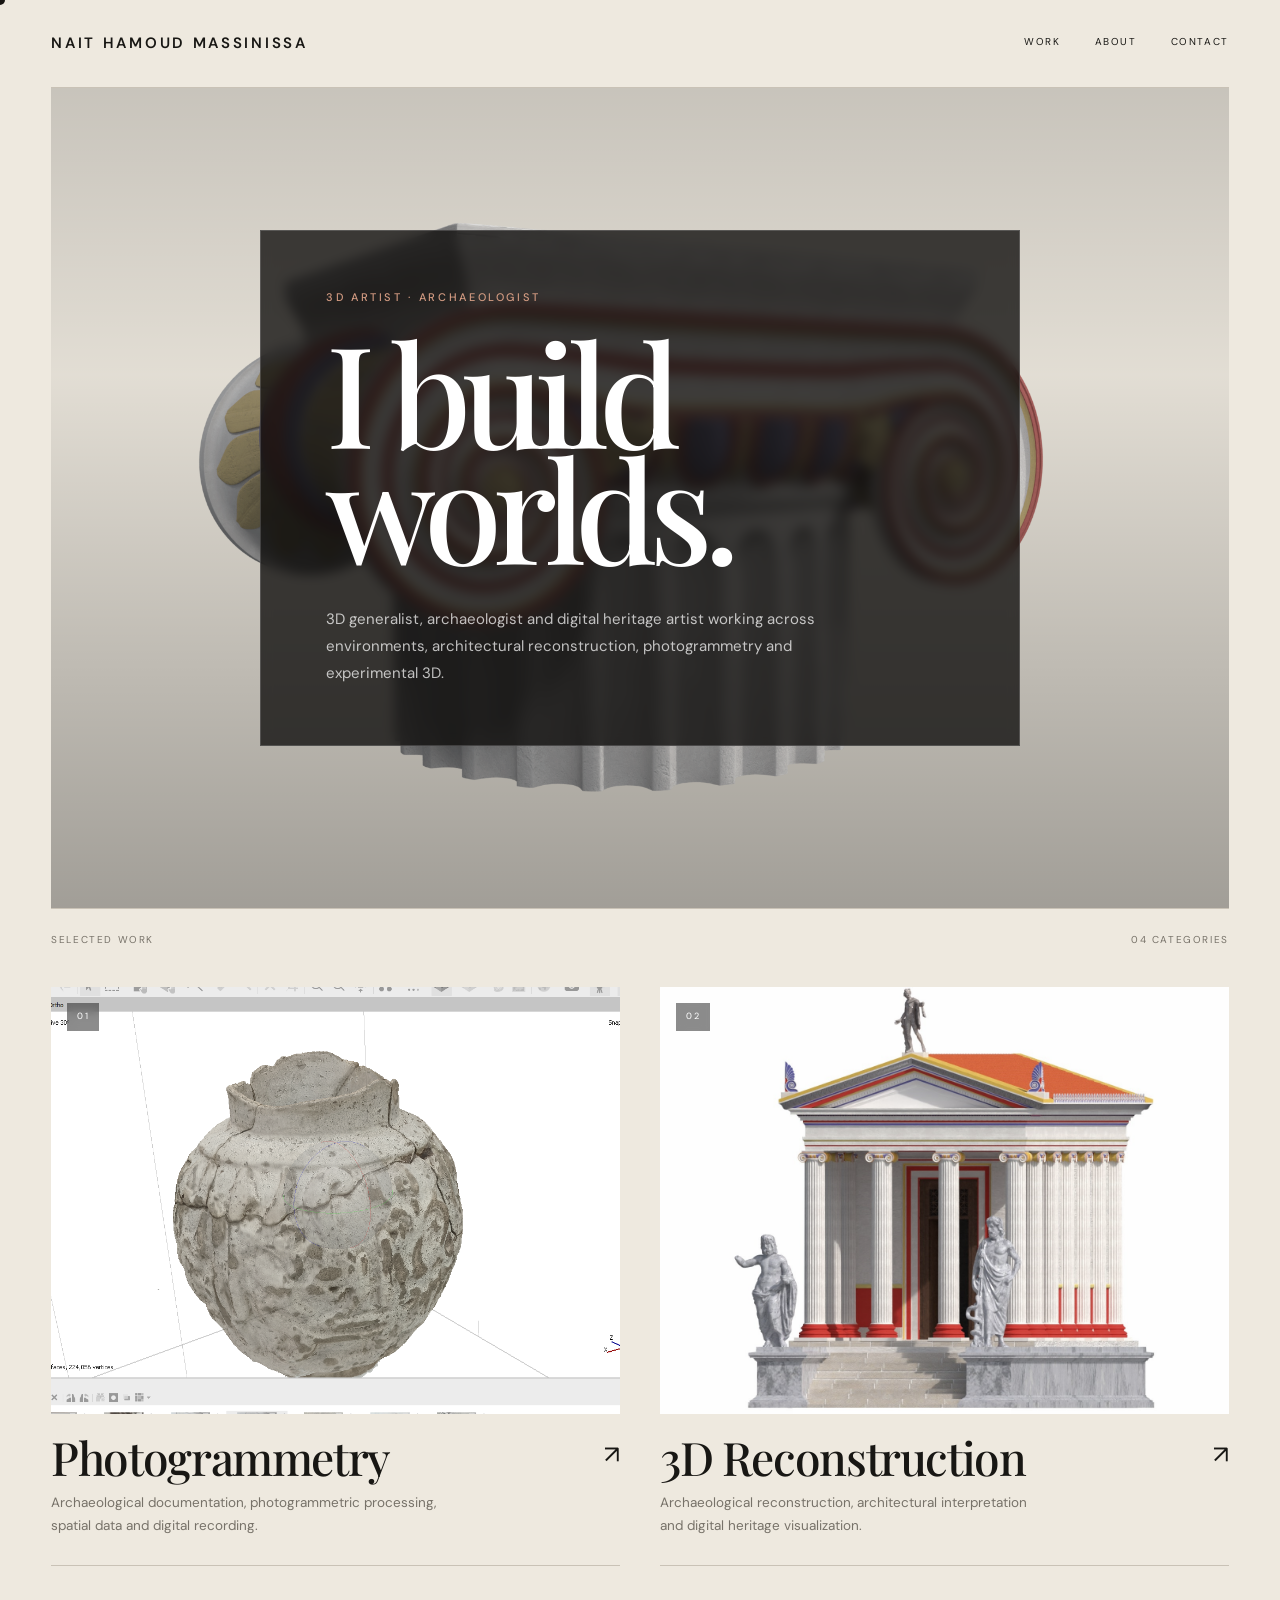
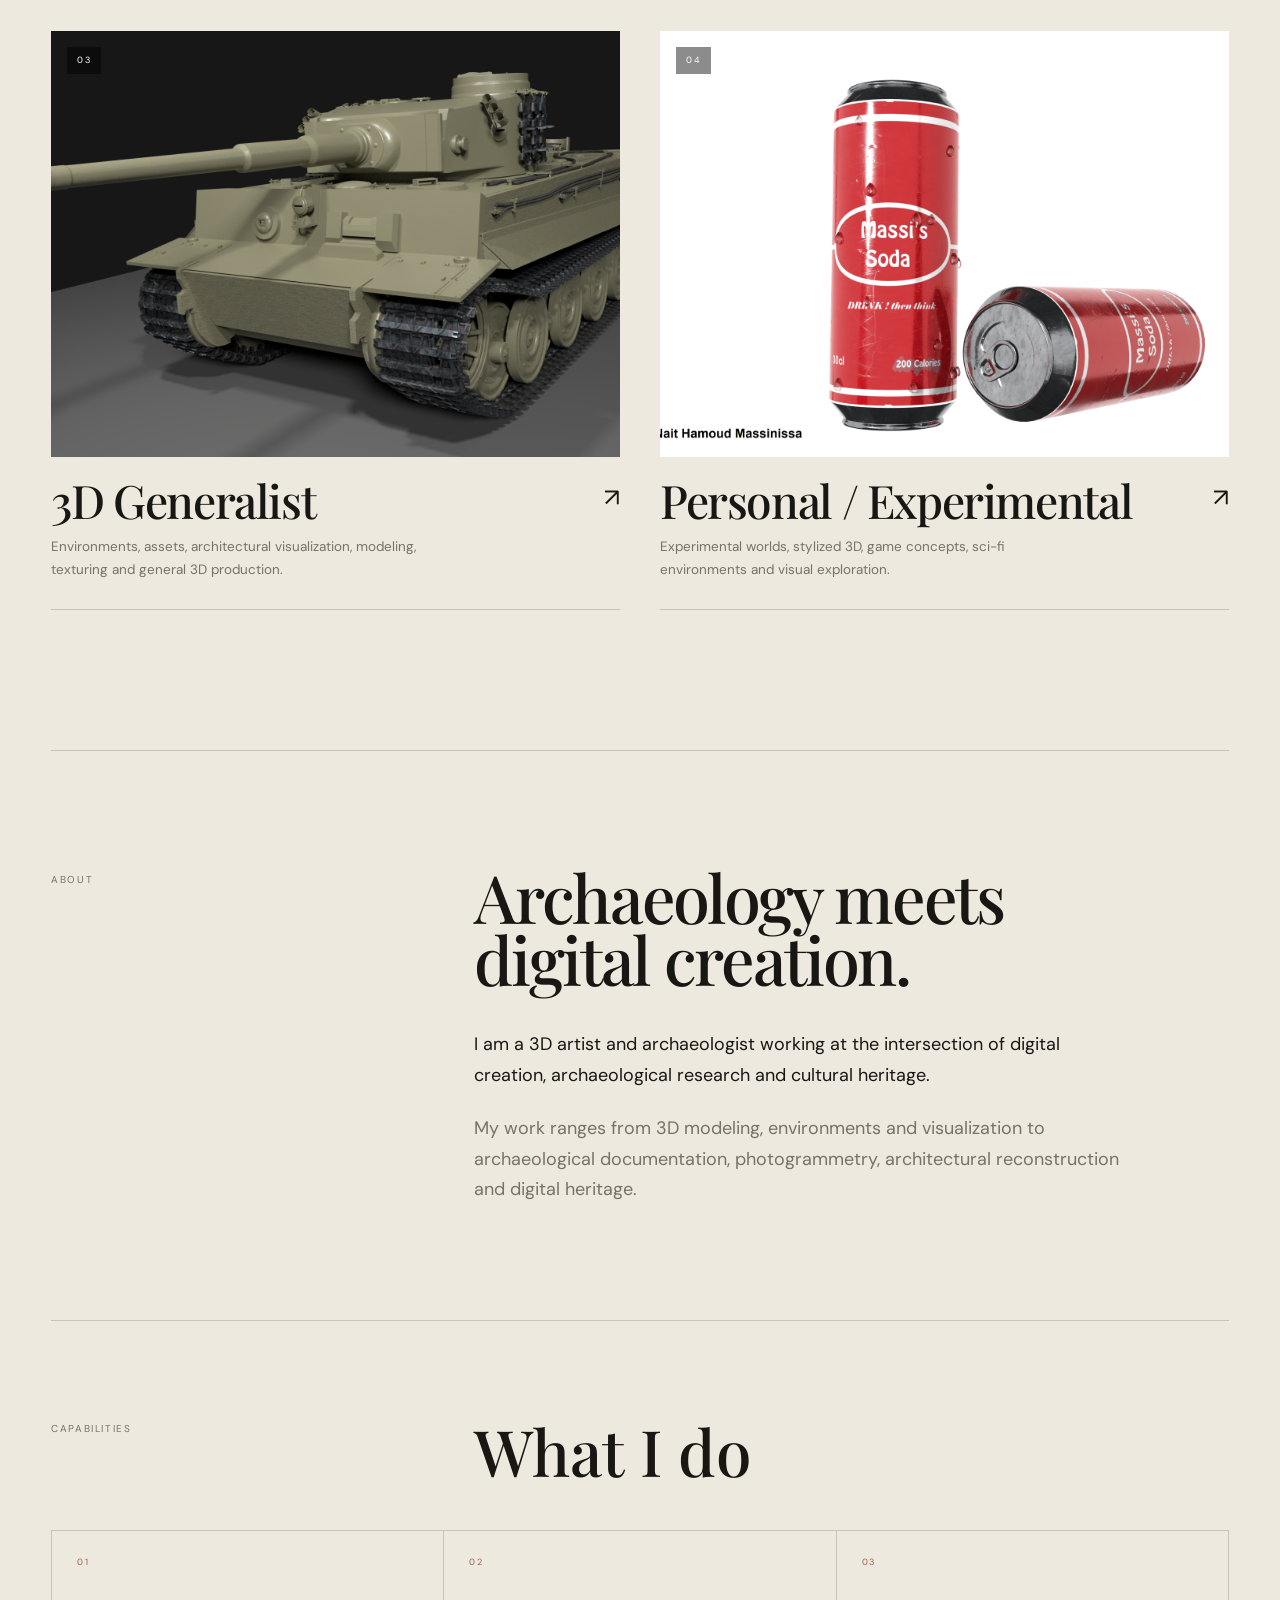
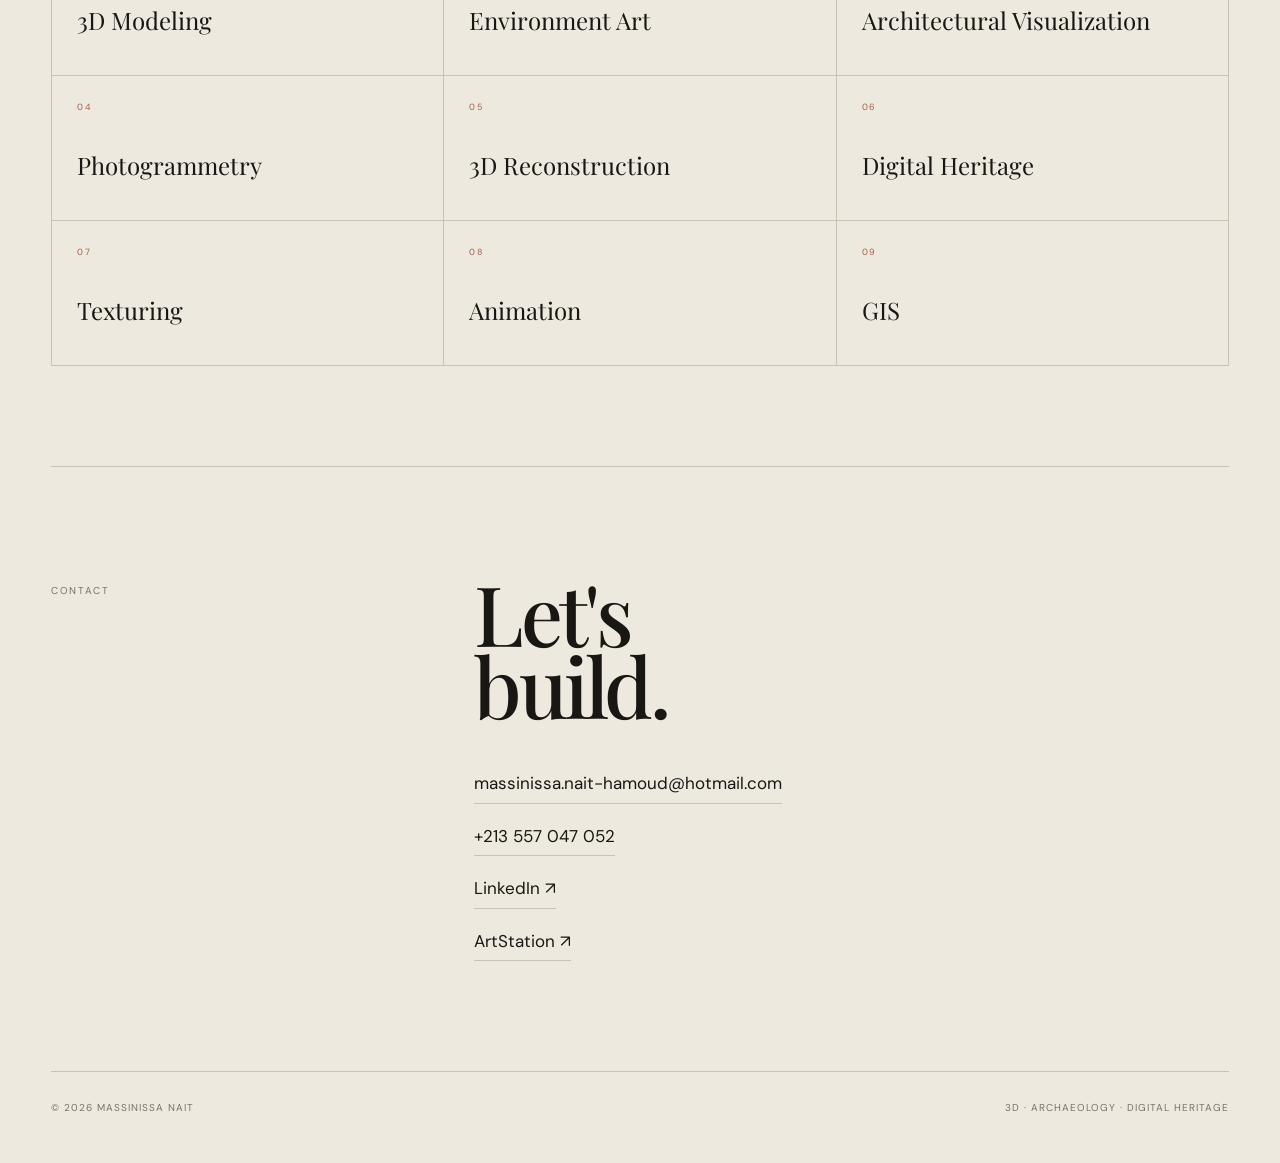
<file: index.html>
<!DOCTYPE html>
<html lang="en">

<head>
    <meta charset="UTF-8">
    <meta name="viewport" content="width=device-width, initial-scale=1.0">

    <title>NAIT HAMOUD Massinissa — 3D Artist & Archaeologist</title>

    <meta
        name="description"
        content="Massinissa Nait — 3D artist, archaeologist and digital heritage specialist working across 3D reconstruction, photogrammetry, environments and experimental 3D."
    >

    <!-- =====================================================
         FONTS
    ====================================================== -->

    <link rel="preconnect" href="https://fonts.googleapis.com">
    <link
        rel="preconnect"
        href="https://fonts.gstatic.com"
        crossorigin
    >

    <link
        href="https://fonts.googleapis.com/css2?family=DM+Sans:wght@400;500;600&family=Playfair+Display:wght@500;600&display=swap"
        rel="stylesheet"
    >


    <!-- =====================================================
         CSS
    ====================================================== -->

    <style>

        /* =================================================
           ROOT
        ================================================= */

        :root {
            --paper: #eee9df;
            --ink: #181714;
            --muted: #777269;
            --line: #c9c2b6;
            --accent: #a16149;
            --dark-panel: rgba(15, 14, 12, 0.78);
        }


        /* =================================================
           RESET
        ================================================= */

        * {
            margin: 0;
            padding: 0;
            box-sizing: border-box;
        }

        html {
            scroll-behavior: smooth;
        }

        body {
            background: var(--paper);
            color: var(--ink);

            font-family:
                "DM Sans",
                Arial,
                sans-serif;

            overflow-x: hidden;

            line-height: 1.5;
        }

        img {
            display: block;
            max-width: 100%;
        }

        a {
            color: inherit;
            text-decoration: none;
        }


        /* =================================================
           CONTAINER
        ================================================= */

        .container {
            width: min(1220px, 92%);
            margin: 0 auto;
        }


        /* =================================================
           PAGE REVEAL
        ================================================= */

        .page-reveal {
            position: fixed;
            inset: 0;

            background: var(--ink);

            z-index: 9999;

            pointer-events: none;

            animation:
                pageReveal
                1s
                cubic-bezier(.77, 0, .18, 1)
                forwards;
        }

        @keyframes pageReveal {

            from {
                transform: translateY(0);
            }

            to {
                transform: translateY(-100%);
            }

        }


        /* =================================================
           HEADER
        ================================================= */

        header {
            height: 88px;

            display: flex;
            align-items: center;
            justify-content: space-between;

            border-bottom:
                1px solid var(--line);
        }

        .logo {
            font-size: 15px;

            font-weight: 600;

            letter-spacing: .18em;

            text-transform: uppercase;
        }

        .navigation {
            display: flex;
            gap: 34px;
        }

        .navigation a {
            position: relative;

            font-size: 10px;

            letter-spacing: .16em;

            text-transform: uppercase;

            padding-bottom: 5px;
        }

        .navigation a::after {
            content: "";

            position: absolute;

            left: 0;
            bottom: 0;

            width: 0;
            height: 1px;

            background:
                var(--accent);

            transition:
                width .3s ease;
        }

        .navigation a:hover::after {
            width: 100%;
        }


        /* =================================================
           HERO
        ================================================= */

        .hero {
            position: relative;

            min-height: 820px;

            padding:
                70px 0 90px;

            display: flex;

            align-items: center;

            justify-content: center;

            overflow: hidden;

            isolation: isolate;
        }


        /* =================================================
           IONIC COLUMN BACKGROUND
        ================================================= */

        .hero::before {
            content: "";

            position: absolute;

            inset: 0;

            z-index: -3;

            background-image:
                url("images/common/io1.png");

            background-repeat:
                no-repeat;

            background-position:
                center center;

            background-size:
                contain;

            opacity: .92;

            filter:
                saturate(.45)
                contrast(.95);

            pointer-events: none;
        }


        /* =================================================
           HERO DARK ATMOSPHERE
        ================================================= */

        .hero::after {
            content: "";

            position: absolute;

            inset: 0;

            z-index: -2;

            background:
                linear-gradient(
                    to bottom,
                    rgba(0,0,0,.16),
                    rgba(0,0,0,.05) 35%,
                    rgba(0,0,0,.32)
                );

            pointer-events: none;
        }


        /* =================================================
           HERO CONTENT PANEL
        ================================================= */

        .hero-content {

            position: relative;

            z-index: 2;

            width:
                min(760px, 82%);

            padding:
                58px 65px;

            background:
                var(--dark-panel);

            border:
                1px solid
                rgba(255,255,255,.16);

            backdrop-filter:
                blur(6px);

            -webkit-backdrop-filter:
                blur(6px);

            color:
                white;
        }


        /* =================================================
           HERO KICKER
        ================================================= */

        .kicker {

            margin-bottom:
                28px;

            color:
                #d39b82;

            font-size:
                11px;

            font-weight:
                500;

            letter-spacing:
                .24em;

            text-transform:
                uppercase;
        }


        /* =================================================
           HERO TITLE
        ================================================= */

        .hero h1 {

            font-family:
                "Playfair Display",
                Georgia,
                serif;

            font-size:
                clamp(
                    82px,
                    11vw,
                    150px
                );

            font-weight:
                500;

            line-height:
                .82;

            letter-spacing:
                -.065em;

            color:
                #ffffff;
        }


        /* =================================================
           HERO DESCRIPTION
        ================================================= */

        .hero-description {

            max-width:
                520px;

            margin-top:
                42px;

            color:
                rgba(
                    255,
                    255,
                    255,
                    .72
                );

            font-size:
                15px;

            line-height:
                1.8;
        }


        /* =================================================
           SECTION HEADER
        ================================================= */

        .section-header {

            border-top:
                1px solid var(--line);

            padding:
                23px 0 40px;

            display:
                flex;

            justify-content:
                space-between;

            align-items:
                center;
        }

        .section-header span {

            font-size:
                10px;

            letter-spacing:
                .16em;

            text-transform:
                uppercase;

            color:
                var(--muted);
        }


        /* =================================================
           WORK
        ================================================= */

        .work {

            padding-bottom:
                140px;
        }


        /* =================================================
           WORK GRID
        ================================================= */

        .work-grid {

            display:
                grid;

            grid-template-columns:
                repeat(2, 1fr);

            gap:
                65px 40px;
        }


        /* =================================================
           WORK CARD
        ================================================= */

        .work-category {

            display:
                block;

            min-width:
                0;
        }


        /* =================================================
           WORK IMAGE
        ================================================= */

        .work-category-image {

            position:
                relative;

            aspect-ratio:
                4 / 3;

            overflow:
                hidden;

            background:
                #d5cec1;
        }

        .work-category-image img {

            width:
                100%;

            height:
                100%;

            object-fit:
                cover;

            filter:
                saturate(.72);

            transition:
                transform
                1.1s
                cubic-bezier(.2,.7,.2,1),

                filter
                .6s
                ease;
        }

        .work-category:hover
        .work-category-image img {

            transform:
                scale(1.045);

            filter:
                saturate(1);
        }


        /* =================================================
           WORK NUMBER
        ================================================= */

        .work-category-number {

            position:
                absolute;

            top:
                16px;

            left:
                16px;

            z-index:
                3;

            color:
                white;

            font-size:
                9px;

            letter-spacing:
                .18em;

            padding:
                7px 10px;

            background:
                rgba(
                    0,
                    0,
                    0,
                    .45
                );

            backdrop-filter:
                blur(5px);
        }


        /* =================================================
           WORK OVERLAY
        ================================================= */

        .work-category-overlay {

            position:
                absolute;

            inset:
                0;

            display:
                flex;

            align-items:
                flex-end;

            justify-content:
                flex-end;

            padding:
                18px;

            background:
                linear-gradient(
                    to bottom,
                    transparent 55%,
                    rgba(0,0,0,.45)
                );

            opacity:
                0;

            transition:
                opacity
                .35s
                ease;
        }

        .work-category:hover
        .work-category-overlay {

            opacity:
                1;
        }

        .work-category-overlay span {

            padding:
                11px 15px;

            background:
                var(--paper);

            font-size:
                9px;

            letter-spacing:
                .14em;

            text-transform:
                uppercase;
        }


        /* =================================================
           WORK INFORMATION
        ================================================= */

        .work-category-info {

            padding:
                22px 0 28px;

            display:
                flex;

            justify-content:
                space-between;

            align-items:
                flex-start;

            gap:
                24px;

            border-bottom:
                1px solid var(--line);
        }

        .work-category-info h2 {

            font-family:
                "Playfair Display",
                Georgia,
                serif;

            font-size:
                clamp(
                    34px,
                    3.6vw,
                    48px
                );

            font-weight:
                500;

            line-height:
                .95;

            letter-spacing:
                -.03em;
        }

        .work-category-info p {

            max-width:
                390px;

            margin-top:
                13px;

            color:
                var(--muted);

            font-size:
                13.5px;

            line-height:
                1.65;
        }

        .work-category-arrow {

            flex-shrink:
                0;

            font-size:
                25px;

            transition:
                transform .3s ease,
                color .3s ease;
        }

        .work-category:hover
        .work-category-arrow {

            color:
                var(--accent);

            transform:
                translate(
                    4px,
                    -4px
                );
        }


        /* =================================================
           ABOUT
        ================================================= */

        .about {

            border-top:
                1px solid var(--line);

            padding:
                115px 0;

            display:
                grid;

            grid-template-columns:
                1fr 2.1fr;

            gap:
                5vw;
        }

        .about-label span,
        .skills-header span,
        .contact-label span {

            font-size:
                10px;

            letter-spacing:
                .16em;

            text-transform:
                uppercase;

            color:
                var(--muted);
        }

        .about-content h2 {

            margin-bottom:
                38px;

            font-family:
                "Playfair Display",
                Georgia,
                serif;

            font-size:
                clamp(
                    45px,
                    5.2vw,
                    70px
                );

            font-weight:
                500;

            line-height:
                .94;

            letter-spacing:
                -.035em;
        }

        .about-content p {

            max-width:
                650px;

            margin-bottom:
                23px;

            font-size:
                18px;

            line-height:
                1.7;
        }

        .about-content p:last-child {

            color:
                var(--muted);

            margin-bottom:
                0;
        }


        /* =================================================
           SKILLS
        ================================================= */

        .skills {

            border-top:
                1px solid var(--line);

            padding:
                100px 0;
        }

        .skills-header {

            display:
                grid;

            grid-template-columns:
                1fr 2.1fr;

            gap:
                5vw;

            margin-bottom:
                48px;
        }

        .skills-header h2 {

            font-family:
                "Playfair Display",
                Georgia,
                serif;

            font-size:
                clamp(
                    45px,
                    5vw,
                    65px
                );

            font-weight:
                500;

            line-height:
                .95;
        }


        /* =================================================
           SKILLS GRID
        ================================================= */

        .skills-grid {

            display:
                grid;

            grid-template-columns:
                repeat(3, 1fr);

            border-top:
                1px solid var(--line);

            border-left:
                1px solid var(--line);
        }

        .skill {

            min-height:
                145px;

            padding:
                25px;

            border-right:
                1px solid var(--line);

            border-bottom:
                1px solid var(--line);

            transition:
                background
                .3s ease,

                color
                .3s ease;
        }

        .skill:hover {

            background:
                var(--ink);

            color:
                var(--paper);
        }

        .skill-number {

            color:
                var(--accent);

            font-size:
                9px;

            letter-spacing:
                .16em;
        }

        .skill-name {

            margin-top:
                33px;

            font-family:
                "Playfair Display",
                Georgia,
                serif;

            font-size:
                24px;
        }


        /* =================================================
           CONTACT
        ================================================= */

        .contact {

            border-top:
                1px solid var(--line);

            padding:
                110px 0;

            display:
                grid;

            grid-template-columns:
                1fr 2.1fr;

            gap:
                5vw;
        }

        .contact-content h2 {

            margin-bottom:
                50px;

            font-family:
                "Playfair Display",
                Georgia,
                serif;

            font-size:
                clamp(
                    55px,
                    6.5vw,
                    90px
                );

            font-weight:
                500;

            line-height:
                .87;

            letter-spacing:
                -.045em;
        }

        .contact-links {

            display:
                flex;

            flex-direction:
                column;

            gap:
                20px;

            font-size:
                17px;
        }

        .contact-links a {

            width:
                fit-content;

            border-bottom:
                1px solid var(--line);

            padding-bottom:
                6px;

            transition:
                color .25s ease,
                border-color .25s ease;
        }

        .contact-links a:hover {

            color:
                var(--accent);

            border-color:
                var(--accent);
        }


        /* =================================================
           FOOTER
        ================================================= */

        footer {

            border-top:
                1px solid var(--line);

            padding:
                28px 0 48px;

            display:
                flex;

            justify-content:
                space-between;

            color:
                var(--muted);

            font-size:
                10px;

            letter-spacing:
                .1em;

            text-transform:
                uppercase;
        }


        /* =================================================
           CUSTOM CURSOR
        ================================================= */

        .cursor {

            position:
                fixed;

            left:
                0;

            top:
                0;

            width:
                10px;

            height:
                10px;

            border-radius:
                50%;

            background:
                var(--ink);

            pointer-events:
                none;

            z-index:
                9998;

            transform:
                translate(
                    -50%,
                    -50%
                );

            transition:
                width .25s ease,
                height .25s ease,
                background .25s ease;

            mix-blend-mode:
                multiply;
        }

        .cursor.active {

            width:
                48px;

            height:
                48px;

            background:
                var(--accent);
        }


        /* =================================================
           REDUCED MOTION
        ================================================= */

        @media (
            prefers-reduced-motion: reduce
        ) {

            .page-reveal {
                display:
                    none;
            }

            .cursor {
                display:
                    none;
            }

            html {
                scroll-behavior:
                    auto;
            }

            * {
                transition:
                    none !important;
            }
        }


        /* =================================================
           TABLET
        ================================================= */

        @media (max-width: 1000px) {

            .hero {
                min-height:
                    700px;
            }

            .hero::before {

                background-size:
                    contain;

                opacity:
                    .82;
            }

            .hero-content {

                width:
                    min(
                        720px,
                        88%
                    );
            }

            .work-category-info h2 {

                font-size:
                    38px;
            }

        }


        /* =================================================
           MOBILE
        ================================================= */

        @media (max-width: 800px) {

            /* HEADER */

            header {
                height:
                    70px;
            }

            .logo {

                font-size:
                    11px;

                letter-spacing:
                    .15em;
            }

            .navigation {

                gap:
                    17px;
            }

            .navigation a {

                font-size:
                    8px;
            }


            /* HERO */

            .hero {

                min-height:
                    720px;

                padding:
                    55px 0 70px;

                align-items:
                    flex-end;
            }

            .hero::before {

                inset:
                    0;

                background-position:
                    center top;

                background-size:
                    auto 78%;

                opacity:
                    .82;
            }

            .hero::after {

                background:
                    linear-gradient(
                        to bottom,
                        rgba(0,0,0,.05),
                        rgba(0,0,0,.15) 35%,
                        rgba(0,0,0,.60) 100%
                    );
            }

            .hero-content {

                width:
                    92%;

                padding:
                    36px 28px;

                background:
                    rgba(
                        15,
                        14,
                        12,
                        .80
                    );

                backdrop-filter:
                    blur(6px);

                -webkit-backdrop-filter:
                    blur(6px);
            }

            .kicker {

                margin-bottom:
                    22px;

                font-size:
                    9px;

                letter-spacing:
                    .18em;
            }

            .hero h1 {

                font-size:
                    clamp(
                        62px,
                        17vw,
                        90px
                    );

                line-height:
                    .84;
            }

            .hero-description {

                margin-top:
                    30px;

                font-size:
                    14px;

                line-height:
                    1.7;
            }


            /* WORK */

            .work {

                padding-bottom:
                    90px;
            }

            .work-grid {

                grid-template-columns:
                    1fr;

                gap:
                    55px;
            }

            .work-category-overlay {

                opacity:
                    1;

                background:
                    linear-gradient(
                        to bottom,
                        transparent 58%,
                        rgba(0,0,0,.36)
                    );
            }

            .work-category-info h2 {

                font-size:
                    37px;
            }


            /* ABOUT */

            .about {

                grid-template-columns:
                    1fr;

                gap:
                    32px;

                padding:
                    80px 0;
            }

            .about-content h2 {

                font-size:
                    47px;
            }

            .about-content p {

                font-size:
                    17px;
            }


            /* SKILLS */

            .skills {

                padding:
                    80px 0;
            }

            .skills-header {

                grid-template-columns:
                    1fr;

                gap:
                    30px;
            }

            .skills-header h2 {

                font-size:
                    50px;
            }

            .skills-grid {

                grid-template-columns:
                    1fr;
            }

            .skill {

                min-height:
                    110px;
            }

            .skill-name {

                margin-top:
                    24px;

                font-size:
                    22px;
            }


            /* CONTACT */

            .contact {

                grid-template-columns:
                    1fr;

                gap:
                    32px;

                padding:
                    80px 0;
            }

            .contact-content h2 {

                font-size:
                    60px;

                margin-bottom:
                    38px;
            }

            .contact-links {

                font-size:
                    16px;
            }


            /* CURSOR */

            .cursor {

                display:
                    none;
            }


            /* FOOTER */

            footer {

                flex-direction:
                    column;

                gap:
                    12px;

                padding:
                    24px 0 40px;
            }

        }


        /* =================================================
           SMALL PHONES
        ================================================= */

        @media (max-width: 420px) {

            .container {

                width:
                    90%;
            }

            .hero {

                min-height:
                    690px;
            }

            .hero-content {

                width:
                    94%;

                padding:
                    32px 24px;
            }

            .hero h1 {

                font-size:
                    57px;
            }

            .hero-description {

                font-size:
                    13.5px;
            }

            .work-category-info h2 {

                font-size:
                    33px;
            }

            .about-content h2 {

                font-size:
                    42px;
            }

            .contact-content h2 {

                font-size:
                    53px;
            }

        }

    </style>

</head>


<body>


    <!-- =====================================================
         PAGE REVEAL
    ====================================================== -->

    <div class="page-reveal"></div>


    <!-- =====================================================
         CUSTOM CURSOR
    ====================================================== -->

    <div
        class="cursor"
        aria-hidden="true"
    ></div>


    <!-- =====================================================
         MAIN
    ====================================================== -->

    <div class="container">


        <!-- =================================================
             HEADER
        ================================================== -->

        <header>

            <a
                href="index.html"
                class="logo"
            >
                NAIT HAMOUD Massinissa
            </a>

            <nav class="navigation">

                <a href="#work">
                    Work
                </a>

                <a href="#about">
                    About
                </a>

                <a href="#contact">
                    Contact
                </a>

            </nav>

        </header>


        <!-- =================================================
             MAIN CONTENT
        ================================================== -->

        <main>


            <!-- =================================================
                 HERO
            ================================================== -->

            <section class="hero">

                <div class="hero-content">

                    <div class="kicker">
                        3D Artist · Archaeologist
                    </div>

                    <h1>
                        I build<br>
                        worlds.
                    </h1>

                    <p class="hero-description">
                        3D generalist, archaeologist and digital
                        heritage artist working across environments,
                        architectural reconstruction, photogrammetry
                        and experimental 3D.
                    </p>

                </div>

            </section>


            <!-- =================================================
                 WORK
            ================================================== -->

            <section
                id="work"
                class="work"
            >

                <div class="section-header">

                    <span>
                        Selected Work
                    </span>

                    <span>
                        04 Categories
                    </span>

                </div>


                <div class="work-grid">


                    <!-- =========================================
                         01 — PHOTOGRAMMETRY
                    ========================================== -->

                    <a
                        href="photogrammetry.html"
                        class="work-category"
                    >

                        <div class="work-category-image">

                            <div class="work-category-number">
                                01
                            </div>

                            <!-- IMAGE PATH -->
                            <img
                                src="images/projects/photogrammetry/pho.PNG"
                                alt="Photogrammetry and archaeological documentation"
                            >

                            <div class="work-category-overlay">

                                <span>
                                    View Work ↗
                                </span>

                            </div>

                        </div>


                        <div class="work-category-info">

                            <div>

                                <h2>
                                    Photogrammetry
                                </h2>

                                <p>
                                    Archaeological documentation,
                                    photogrammetric processing,
                                    spatial data and digital
                                    recording.
                                </p>

                            </div>

                            <span class="work-category-arrow">
                                ↗
                            </span>

                        </div>

                    </a>


                    <!-- =========================================
                         02 — 3D RECONSTRUCTION
                    ========================================== -->

                    <a
                        href="reconstruction.html"
                        class="work-category"
                    >

                        <div class="work-category-image">

                            <div class="work-category-number">
                                02
                            </div>

                            <!-- IMAGE PATH -->
                            <img
                                src="images/projects/3D_reconstruction/rec.jpg"
                                alt="3D archaeological reconstruction"
                            >

                            <div class="work-category-overlay">

                                <span>
                                    View Work ↗
                                </span>

                            </div>

                        </div>


                        <div class="work-category-info">

                            <div>

                                <h2>
                                    3D Reconstruction
                                </h2>

                                <p>
                                    Archaeological reconstruction,
                                    architectural interpretation
                                    and digital heritage
                                    visualization.
                                </p>

                            </div>

                            <span class="work-category-arrow">
                                ↗
                            </span>

                        </div>

                    </a>


                    <!-- =========================================
                         03 — 3D GENERALIST
                    ========================================== -->

                    <a
                        href="generalist.html"
                        class="work-category"
                    >

                        <div class="work-category-image">

                            <div class="work-category-number">
                                03
                            </div>

                            <!-- IMAGE PATH -->
                            <img
                                src="images/projects/Generalist/tan.png"
                                alt="3D generalist work"
                            >

                            <div class="work-category-overlay">

                                <span>
                                    View Work ↗
                                </span>

                            </div>

                        </div>


                        <div class="work-category-info">

                            <div>

                                <h2>
                                    3D Generalist
                                </h2>

                                <p>
                                    Environments, assets,
                                    architectural visualization,
                                    modeling, texturing and
                                    general 3D production.
                                </p>

                            </div>

                            <span class="work-category-arrow">
                                ↗
                            </span>

                        </div>

                    </a>


                    <!-- =========================================
                         04 — PERSONAL / EXPERIMENTAL
                    ========================================== -->

                    <a
                        href="personal.html"
                        class="work-category"
                    >

                        <div class="work-category-image">

                            <div class="work-category-number">
                                04
                            </div>

                            <!-- IMAGE PATH -->
                            <img
                                src="images/projects/personal/sodao.png"
                                alt="Personal and experimental 3D work"
                            >

                            <div class="work-category-overlay">

                                <span>
                                    View Work ↗
                                </span>

                            </div>

                        </div>


                        <div class="work-category-info">

                            <div>

                                <h2>
                                    Personal / Experimental
                                </h2>

                                <p>
                                    Experimental worlds,
                                    stylized 3D, game concepts,
                                    sci-fi environments and
                                    visual exploration.
                                </p>

                            </div>

                            <span class="work-category-arrow">
                                ↗
                            </span>

                        </div>

                    </a>

                </div>

            </section>


            <!-- =================================================
                 ABOUT
            ================================================== -->

            <section
                id="about"
                class="about"
            >

                <div class="about-label">

                    <span>
                        About
                    </span>

                </div>


                <div class="about-content">

                    <h2>
                        Archaeology meets<br>
                        digital creation.
                    </h2>

                    <p>
                        I am a 3D artist and archaeologist
                        working at the intersection of digital
                        creation, archaeological research and
                        cultural heritage.
                    </p>

                    <p>
                        My work ranges from 3D modeling,
                        environments and visualization to
                        archaeological documentation,
                        photogrammetry, architectural
                        reconstruction and digital heritage.
                    </p>

                </div>

            </section>


            <!-- =================================================
                 SKILLS
            ================================================== -->

            <section class="skills">

                <div class="skills-header">

                    <span>
                        Capabilities
                    </span>

                    <h2>
                        What I do
                    </h2>

                </div>


                <div class="skills-grid">


                    <div class="skill">
                        <div class="skill-number">
                            01
                        </div>
                        <div class="skill-name">
                            3D Modeling
                        </div>
                    </div>


                    <div class="skill">
                        <div class="skill-number">
                            02
                        </div>
                        <div class="skill-name">
                            Environment Art
                        </div>
                    </div>


                    <div class="skill">
                        <div class="skill-number">
                            03
                        </div>
                        <div class="skill-name">
                            Architectural Visualization
                        </div>
                    </div>


                    <div class="skill">
                        <div class="skill-number">
                            04
                        </div>
                        <div class="skill-name">
                            Photogrammetry
                        </div>
                    </div>


                    <div class="skill">
                        <div class="skill-number">
                            05
                        </div>
                        <div class="skill-name">
                            3D Reconstruction
                        </div>
                    </div>


                    <div class="skill">
                        <div class="skill-number">
                            06
                        </div>
                        <div class="skill-name">
                            Digital Heritage
                        </div>
                    </div>


                    <div class="skill">
                        <div class="skill-number">
                            07
                        </div>
                        <div class="skill-name">
                            Texturing
                        </div>
                    </div>


                    <div class="skill">
                        <div class="skill-number">
                            08
                        </div>
                        <div class="skill-name">
                            Animation
                        </div>
                    </div>


                    <div class="skill">
                        <div class="skill-number">
                            09
                        </div>
                        <div class="skill-name">
                            GIS
                        </div>
                    </div>


                </div>

            </section>


            <!-- =================================================
                 CONTACT
            ================================================== -->

            <section
                id="contact"
                class="contact"
            >

                <div class="contact-label">

                    <span>
                        Contact
                    </span>

                </div>


                <div class="contact-content">

                    <h2>
                        Let's<br>
                        build.
                    </h2>


                    <div class="contact-links">

                        <a
                            href="mailto:massinissa.nait-hamoud@hotmail.com"
                        >
                            massinissa.nait-hamoud@hotmail.com
                        </a>


                        <a
                            href="tel:+213557047052"
                        >
                            +213 557 047 052
                        </a>


                        <a
                            href="https://linkedin.com/in/massinissa-nait-hamoud-a9921a243"
                            target="_blank"
                            rel="noopener noreferrer"
                        >
                            LinkedIn ↗
                        </a>


                        <a
                            href="https://massi_nait.artstation.com/"
                            target="_blank"
                            rel="noopener noreferrer"
                        >
                            ArtStation ↗
                        </a>

                    </div>

                </div>

            </section>

        </main>


        <!-- =================================================
             FOOTER
        ================================================== -->

        <footer>

            <span>
                © 2026 Massinissa Nait
            </span>

            <span>
                3D · Archaeology · Digital Heritage
            </span>

        </footer>

    </div>


    <!-- =====================================================
         JAVASCRIPT
    ====================================================== -->

    <script>

        const cursor =
            document.querySelector(".cursor");

        const finePointer =
            window.matchMedia(
                "(pointer: fine)"
            ).matches;

        const reducedMotion =
            window.matchMedia(
                "(prefers-reduced-motion: reduce)"
            ).matches;


        if (
            cursor &&
            finePointer &&
            !reducedMotion
        ) {

            document.addEventListener(
                "mousemove",
                function (event) {

                    cursor.style.left =
                        event.clientX + "px";

                    cursor.style.top =
                        event.clientY + "px";

                }
            );


            document
                .querySelectorAll(
                    "a, .skill"
                )
                .forEach(
                    function (element) {

                        element.addEventListener(
                            "mouseenter",
                            function () {

                                cursor.classList.add(
                                    "active"
                                );

                            }
                        );


                        element.addEventListener(
                            "mouseleave",
                            function () {

                                cursor.classList.remove(
                                    "active"
                                );

                            }
                        );

                    }
                );

        }
        else if (cursor) {

            cursor.style.display =
                "none";

        }

    </script>

</body>

</html>
</file>
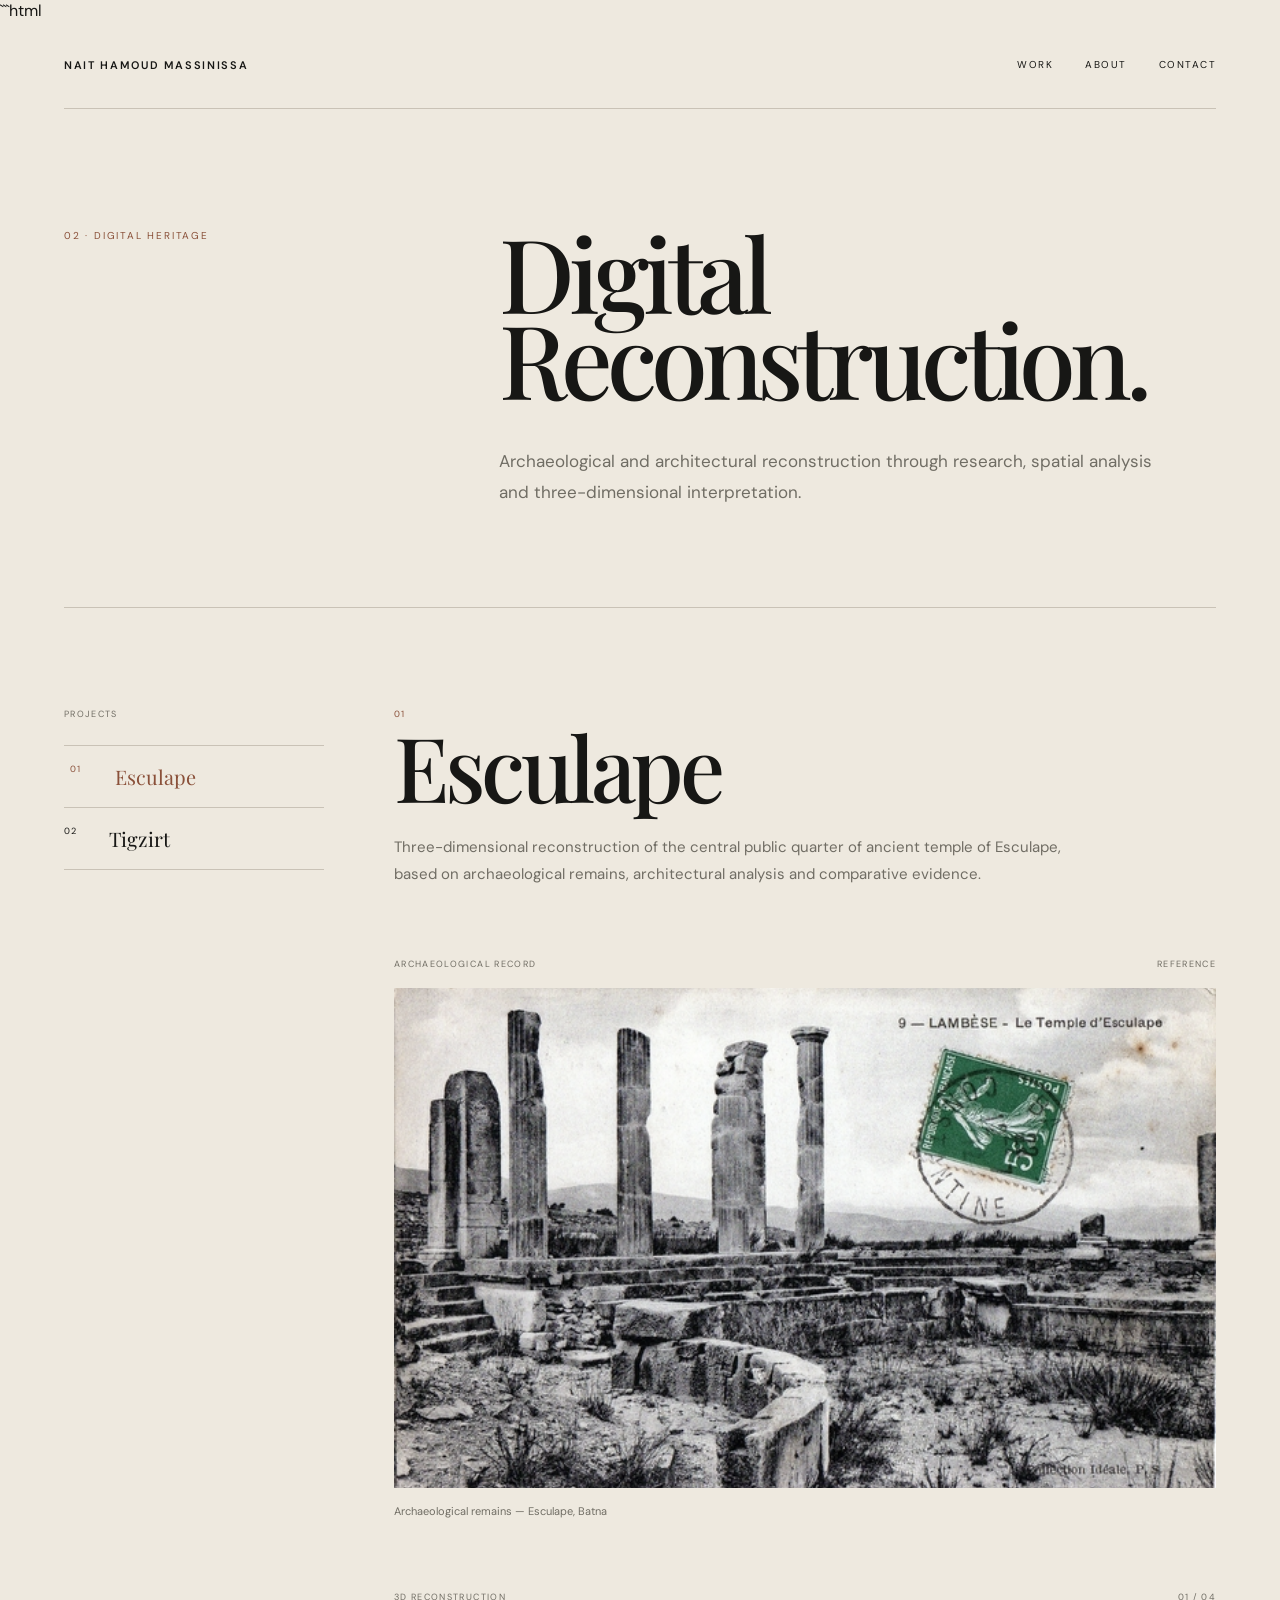
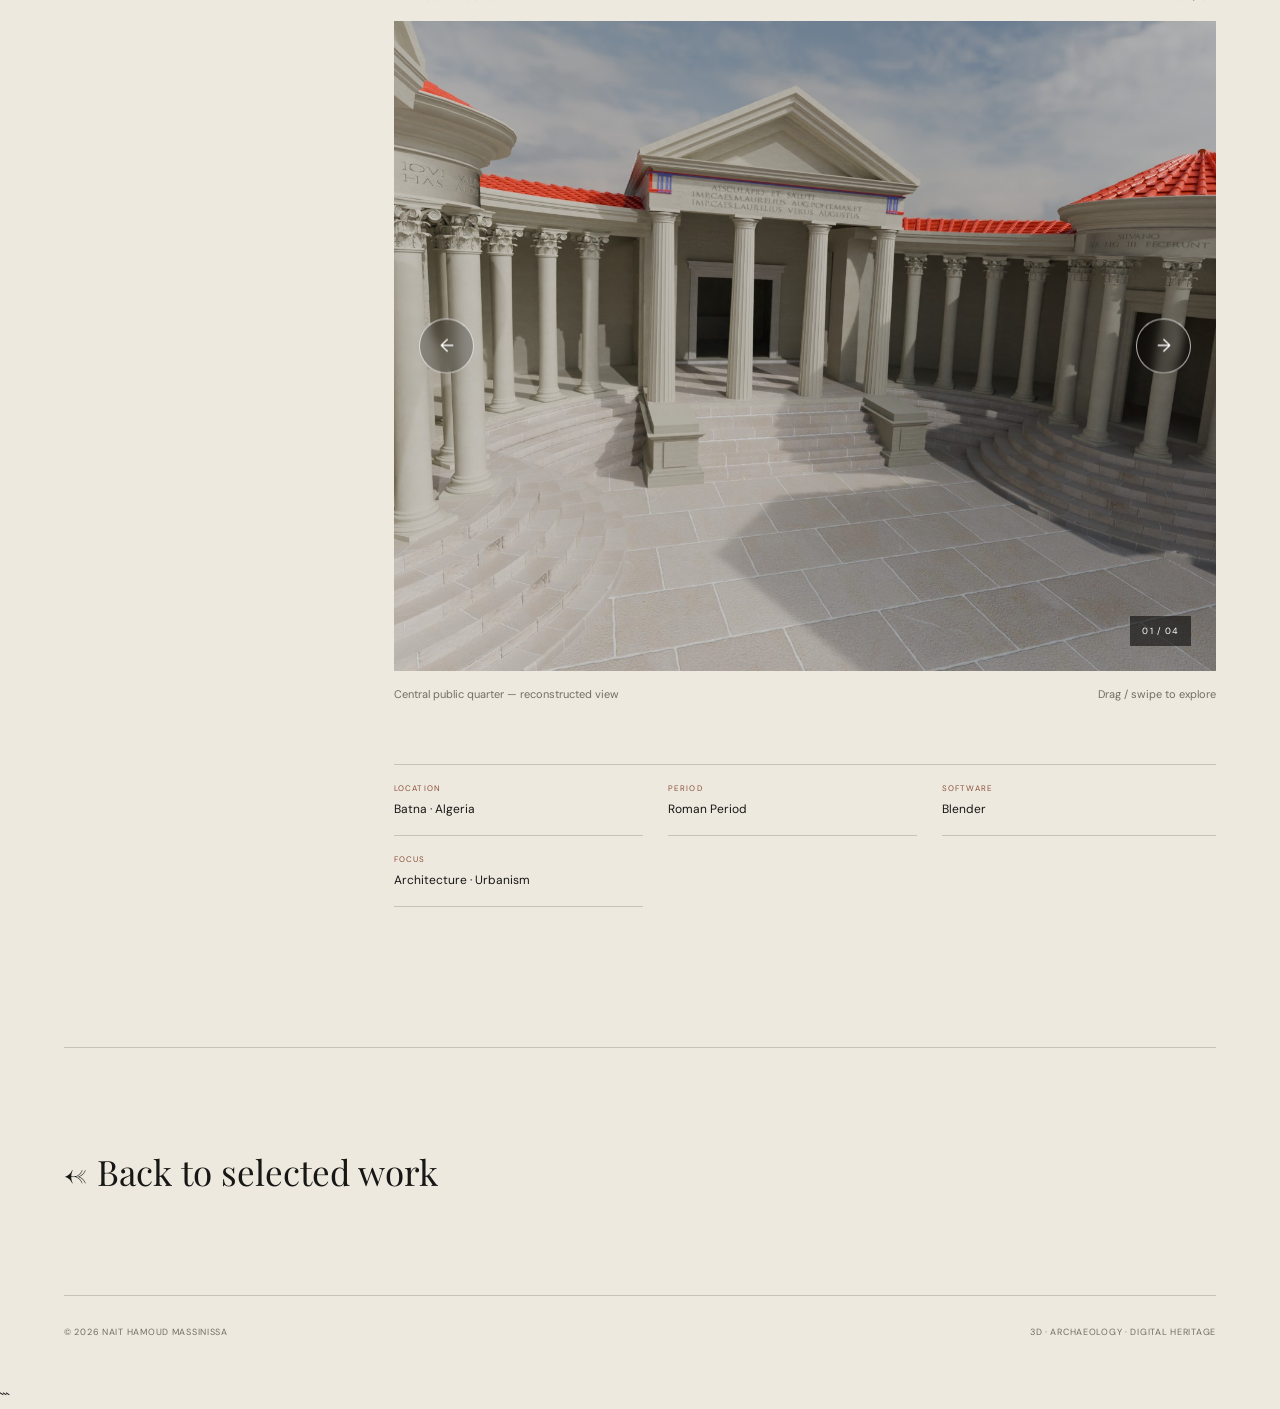
<file: reconstruction.html>
```html
<!DOCTYPE html>
<html lang="en">

<head>
    <meta charset="UTF-8">

    <meta name="viewport"
        content="width=device-width, initial-scale=1.0">

    <title>Digital Reconstruction —  NAIT HAMOUD Massinissa</title>

    <meta name="description"
        content="Archaeological and architectural 3D reconstruction projects by  NAIT HAMOUD Massinissa.">

    <link rel="preconnect"
        href="https://fonts.googleapis.com">

    <link rel="preconnect"
        href="https://fonts.gstatic.com"
        crossorigin>

    <link href="https://fonts.googleapis.com/css2?family=DM+Sans:wght@400;500;600&family=Playfair+Display:wght@500;600&display=swap"
        rel="stylesheet">


    <style>

        /* =====================================================
           ROOT
        ====================================================== */

        :root {
            --paper: #eee9df;
            --ink: #171715;
            --muted: #706d64;
            --line: #c9c2b6;
            --accent: #8a5039;
            --gallery-bg: #d5cec1;
        }


        /* =====================================================
           RESET
        ====================================================== */

        * {
            margin: 0;
            padding: 0;
            box-sizing: border-box;
        }

        html {
            scroll-behavior: smooth;
        }

        body {
            background: var(--paper);
            color: var(--ink);
            font-family: "DM Sans", sans-serif;
            overflow-x: hidden;
        }

        img {
            max-width: 100%;
        }

        a {
            color: inherit;
            text-decoration: none;
        }

        button {
            font-family: inherit;
        }


        /* =====================================================
           CONTAINER
        ====================================================== */

        .container {
            width: min(1280px, 90%);
            margin: auto;
        }


        /* =====================================================
           PAGE REVEAL
        ====================================================== */

        body::before {
            content: "";
            position: fixed;
            inset: 0;
            background: var(--ink);
            z-index: 9999;
            pointer-events: none;

            animation:
                pageReveal
                1.1s
                cubic-bezier(.77, 0, .18, 1)
                forwards;
        }

        @keyframes pageReveal {
            from {
                transform: translateY(0);
            }

            to {
                transform: translateY(-100%);
            }
        }


        /* =====================================================
           HEADER
        ====================================================== */

        header {
            height: 88px;

            display: flex;
            align-items: center;
            justify-content: space-between;

            border-bottom: 1px solid var(--line);
        }

        .logo {
            font-size: 11px;
            font-weight: 600;
            letter-spacing: .15em;
            text-transform: uppercase;
        }

        .navigation {
            display: flex;
            gap: 32px;
        }

        .navigation a {
            position: relative;

            font-size: 10px;
            letter-spacing: .15em;
            text-transform: uppercase;
        }

        .navigation a::after {
            content: "";

            position: absolute;
            left: 0;
            bottom: -7px;

            width: 0;
            height: 1px;

            background: var(--accent);

            transition: width .3s ease;
        }

        .navigation a:hover::after {
            width: 100%;
        }


        /* =====================================================
           PAGE INTRO
        ====================================================== */

        .page-intro {
            padding: 120px 0 100px;

            display: grid;
            grid-template-columns: 1fr 2fr;
            gap: 6vw;

            border-bottom: 1px solid var(--line);
        }

        .page-label {
            color: var(--accent);

            font-size: 10px;
            letter-spacing: .18em;
            text-transform: uppercase;
        }

        .page-intro h1 {
            font-family: "Playfair Display", serif;

            font-size: clamp(60px, 8vw, 115px);
            font-weight: 500;

            line-height: .84;
            letter-spacing: -.06em;
        }

        .page-intro p {
            max-width: 680px;

            margin-top: 45px;

            color: var(--muted);

            font-size: 17px;
            line-height: 1.8;
        }


        /* =====================================================
           RECONSTRUCTION AREA
        ====================================================== */

        .reconstruction-area {
            display: grid;

            grid-template-columns: 260px 1fr;

            gap: 70px;

            padding: 100px 0 140px;
        }


        /* =====================================================
           PROJECT INDEX
        ====================================================== */

        .project-index {
            position: sticky;
            top: 40px;

            align-self: start;
        }

        .index-heading {
            margin-bottom: 25px;

            color: var(--muted);

            font-size: 9px;
            letter-spacing: .15em;
            text-transform: uppercase;
        }

        .project-list {
            display: flex;
            flex-direction: column;

            border-top: 1px solid var(--line);
        }

        .project-button {
            width: 100%;

            padding: 17px 0;

            display: grid;
            grid-template-columns: 35px 1fr;

            gap: 10px;

            border: 0;
            border-bottom: 1px solid var(--line);

            background: transparent;

            color: var(--ink);

            text-align: left;

            cursor: pointer;

            transition:
                color .25s ease,
                padding-left .25s ease;
        }

        .project-button:hover,
        .project-button.active {
            color: var(--accent);
            padding-left: 6px;
        }

        .project-button-number {
            font-size: 9px;
            letter-spacing: .12em;
        }

        .project-button-name {
            font-family: "Playfair Display", serif;
            font-size: 20px;
        }


        /* =====================================================
           PROJECT CONTENT
        ====================================================== */

        .project-content {
            min-width: 0;

            opacity: 1;
            transform: translateY(0);

            transition:
                opacity .35s ease,
                transform .35s ease;
        }

        .project-content.switching {
            opacity: 0;
            transform: translateY(20px);
        }


        /* =====================================================
           PROJECT HEADER
        ====================================================== */

        .project-number {
            color: var(--accent);

            font-size: 9px;
            letter-spacing: .16em;
        }

        .project-title {
            margin-top: 8px;

            font-family: "Playfair Display", serif;

            font-size: clamp(50px, 7vw, 95px);
            font-weight: 500;

            line-height: .85;
            letter-spacing: -.05em;

            overflow-wrap: break-word;
        }

        .project-introduction {
            max-width: 700px;

            margin-top: 30px;

            color: var(--muted);

            font-size: 15px;
            line-height: 1.8;
        }


        /* =====================================================
           SECTIONS
        ====================================================== */

        .reference-section,
        .gallery-section {
            margin-top: 70px;
        }

        .section-label {
            margin-bottom: 18px;

            display: flex;
            justify-content: space-between;
            align-items: center;

            gap: 20px;

            color: var(--muted);

            font-size: 9px;
            letter-spacing: .15em;
            text-transform: uppercase;
        }


        /* =====================================================
           REFERENCE IMAGE
        ====================================================== */

        .reference-image {
            width: 100%;
            height: 500px;

            object-fit: cover;

            display: block;

            filter: saturate(.7);
        }


        /* =====================================================
           GALLERY
        ====================================================== */

        .gallery {
            position: relative;

            overflow: hidden;

            background: var(--gallery-bg);

            touch-action: pan-y;
        }

        .gallery-image {
            display: block;

            width: 100%;
            height: 650px;

            object-fit: cover;

            user-select: none;
            -webkit-user-drag: none;

            transition: opacity .2s ease;
        }


        /* =====================================================
           GALLERY CONTROLS
        ====================================================== */

        .gallery-control {
            position: absolute;

            top: 50%;

            width: 55px;
            height: 55px;

            border: 1px solid rgba(255,255,255,.7);
            border-radius: 50%;

            background: rgba(0,0,0,.25);

            color: white;

            font-size: 18px;

            cursor: pointer;

            transform: translateY(-50%);

            backdrop-filter: blur(5px);

            transition:
                background .25s ease,
                transform .25s ease;
        }

        .gallery-control:hover {
            background: rgba(0,0,0,.55);
        }

        .gallery-prev {
            left: 25px;
        }

        .gallery-next {
            right: 25px;
        }


        /* =====================================================
           COUNTER
        ====================================================== */

        .gallery-counter {
            position: absolute;

            right: 25px;
            bottom: 25px;

            padding: 9px 12px;

            background: rgba(0,0,0,.55);

            color: white;

            font-size: 9px;
            letter-spacing: .12em;
        }


        /* =====================================================
           CAPTION
        ====================================================== */

        .gallery-caption {
            margin-top: 15px;

            display: flex;
            justify-content: space-between;

            gap: 30px;

            color: var(--muted);

            font-size: 11px;
            line-height: 1.6;
        }


        /* =====================================================
           METADATA
        ====================================================== */

        .project-meta {
            margin-top: 60px;

            display: grid;

            grid-template-columns: repeat(3, 1fr);

            border-top: 1px solid var(--line);
        }

        .meta-item {
            padding: 18px 0;

            border-bottom: 1px solid var(--line);
        }

        .meta-item:not(:nth-child(3n)) {
            margin-right: 25px;
        }

        .meta-label {
            display: block;

            margin-bottom: 8px;

            color: var(--accent);

            font-size: 8px;
            letter-spacing: .14em;
            text-transform: uppercase;
        }

        .meta-value {
            font-size: 12px;
        }


        /* =====================================================
           BACK
        ====================================================== */

        .back {
            padding: 100px 0;

            border-top: 1px solid var(--line);
        }

        .back a {
            font-family: "Playfair Display", serif;

            font-size: 35px;

            transition:
                color .3s ease,
                transform .3s ease;
        }

        .back a:hover {
            color: var(--accent);
        }


        /* =====================================================
           FOOTER
        ====================================================== */

        footer {
            border-top: 1px solid var(--line);

            padding: 30px 0 50px;

            display: flex;
            justify-content: space-between;

            color: var(--muted);

            font-size: 9px;
            letter-spacing: .08em;
            text-transform: uppercase;
        }


        /* =====================================================
           TABLET
        ====================================================== */

        @media (max-width: 1000px) {

            .reconstruction-area {
                grid-template-columns: 210px 1fr;
                gap: 45px;
            }

            .gallery-image {
                height: 560px;
            }

            .reference-image {
                height: 420px;
            }
        }


        /* =====================================================
           MOBILE
        ====================================================== */

        @media (max-width: 850px) {

            .container {
                width: min(100% - 36px, 700px);
            }


            /* HEADER */

            header {
                height: 72px;
            }

            .logo {
                font-size: 9px;
                letter-spacing: .12em;
            }

            .navigation {
                gap: 17px;
            }

            .navigation a {
                font-size: 8px;
                letter-spacing: .1em;
            }


            /* INTRO */

            .page-intro {
                padding: 75px 0 65px;

                display: block;
            }

            .page-label {
                margin-bottom: 35px;
            }

            .page-intro h1 {
                font-size: clamp(58px, 15vw, 85px);

                line-height: .88;
            }

            .page-intro p {
                margin-top: 35px;

                font-size: 14px;
                line-height: 1.75;
            }


            /* WORKSPACE */

            .reconstruction-area {
                display: block;

                padding: 55px 0 90px;
            }


            /* PROJECT INDEX */

            .project-index {
                position: static;

                margin-bottom: 55px;
            }

            .index-heading {
                margin-bottom: 15px;
            }

            .project-list {
                display: flex;

                flex-direction: row;

                overflow-x: auto;

                border-top: 1px solid var(--line);

                scrollbar-width: none;

                -webkit-overflow-scrolling: touch;
            }

            .project-list::-webkit-scrollbar {
                display: none;
            }

            .project-button {
                flex: 0 0 auto;

                width: auto;
                min-width: 150px;

                padding: 15px 18px;

                display: flex;

                gap: 12px;

                border-bottom: 1px solid var(--line);

                white-space: nowrap;
            }

            .project-button:hover,
            .project-button.active {
                padding-left: 18px;
            }

            .project-button-name {
                font-size: 18px;
            }


            /* PROJECT */

            .project-number {
                font-size: 8px;
            }

            .project-title {
                margin-top: 10px;

                font-size: clamp(52px, 17vw, 80px);

                line-height: .88;
            }

            .project-introduction {
                margin-top: 25px;

                font-size: 14px;
                line-height: 1.75;
            }


            /* SECTIONS */

            .reference-section,
            .gallery-section {
                margin-top: 55px;
            }

            .section-label {
                margin-bottom: 13px;

                font-size: 8px;
            }


            /* REFERENCE */

            .reference-image {
                height: 330px;
            }


            /* GALLERY */

            .gallery-image {
                height: 430px;

                object-fit: cover;
            }

            .gallery-control {
                width: 46px;
                height: 46px;

                font-size: 15px;
            }

            .gallery-prev {
                left: 12px;
            }

            .gallery-next {
                right: 12px;
            }

            .gallery-counter {
                right: 12px;
                bottom: 12px;

                padding: 8px 10px;
            }

            .gallery-caption {
                flex-direction: column;

                gap: 7px;

                font-size: 10px;
            }


            /* METADATA */

            .project-meta {
                margin-top: 45px;

                grid-template-columns: repeat(2, 1fr);
            }

            .meta-item {
                padding: 16px 0;
            }

            .meta-item:not(:nth-child(3n)) {
                margin-right: 0;
            }

            .meta-item:nth-child(odd) {
                margin-right: 18px;
            }

            .meta-value {
                font-size: 11px;
                line-height: 1.5;
            }


            /* BACK */

            .back {
                padding: 70px 0;
            }

            .back a {
                font-size: 28px;
            }


            /* FOOTER */

            footer {
                padding: 25px 0 40px;

                flex-direction: column;

                gap: 12px;

                line-height: 1.5;
            }
        }


        /* =====================================================
           SMALL MOBILE
        ====================================================== */

        @media (max-width: 500px) {

            .container {
                width: calc(100% - 28px);
            }


            /* HEADER */

            header {
                height: 65px;
            }

            .logo {
                font-size: 8px;
            }

            .navigation {
                gap: 11px;
            }

            .navigation a {
                font-size: 7px;
            }


            /* INTRO */

            .page-intro {
                padding: 60px 0 55px;
            }

            .page-label {
                margin-bottom: 28px;

                font-size: 8px;
            }

            .page-intro h1 {
                font-size: 17vw;
            }

            .page-intro p {
                font-size: 13px;
            }


            /* PROJECT SELECTOR */

            .reconstruction-area {
                padding-top: 45px;
            }

            .project-index {
                margin-bottom: 45px;
            }

            .project-button {
                min-width: 135px;

                padding: 14px;
            }

            .project-button-name {
                font-size: 17px;
            }


            /* PROJECT */

            .project-title {
                font-size: 18vw;
            }

            .project-introduction {
                font-size: 13px;
            }


            /* IMAGES */

            .reference-image {
                height: 270px;
            }

            .gallery-image {
                height: 340px;
            }


            /* GALLERY BUTTONS */

            .gallery-control {
                width: 42px;
                height: 42px;
            }

            .gallery-prev {
                left: 9px;
            }

            .gallery-next {
                right: 9px;
            }


            /* METADATA */

            .project-meta {
                grid-template-columns: 1fr;
            }

            .meta-item:nth-child(odd) {
                margin-right: 0;
            }


            /* BACK */

            .back {
                padding: 55px 0;
            }

            .back a {
                font-size: 25px;
            }
        }


        /* =====================================================
           VERY SMALL DEVICES
        ====================================================== */

        @media (max-width: 360px) {

            .navigation {
                gap: 8px;
            }

            .navigation a {
                font-size: 6.5px;
            }

            .page-intro h1 {
                font-size: 19vw;
            }

            .project-title {
                font-size: 19vw;
            }

            .reference-image {
                height: 240px;
            }

            .gallery-image {
                height: 300px;
            }
        }

    </style>

</head>


<body>

<div class="container">


    <!-- =================================================
         HEADER
    ================================================== -->

    <header>

        <a href="index.html" class="logo">
             NAIT HAMOUD Massinissa
        </a>

        <nav class="navigation">

            <a href="index.html#work">
                Work
            </a>

            <a href="index.html#about">
                About
            </a>

            <a href="index.html#contact">
                Contact
            </a>

        </nav>

    </header>


    <!-- =================================================
         PAGE INTRO
    ================================================== -->

    <section class="page-intro">

        <div class="page-label">
            02 · Digital Heritage
        </div>

        <div>

            <h1>
                Digital<br>
                Reconstruction.
            </h1>

            <p>
                Archaeological and architectural reconstruction
                through research, spatial analysis and
                three-dimensional interpretation.
            </p>

        </div>

    </section>


    <!-- =================================================
         RECONSTRUCTION WORKSPACE
    ================================================== -->

    <section class="reconstruction-area">


        <!-- PROJECT INDEX -->

        <aside class="project-index">

            <div class="index-heading">
                Projects
            </div>

            <div
                class="project-list"
                id="projectList">
            </div>

        </aside>


        <!-- PROJECT CONTENT -->

        <main
            id="projectContent"
            class="project-content">
        </main>

    </section>


    <!-- =================================================
         BACK
    ================================================== -->

    <section class="back">

        <a href="index.html#work">
            ← Back to selected work
        </a>

    </section>


    <!-- =================================================
         FOOTER
    ================================================== -->

    <footer>

        <span>
            © 2026  NAIT HAMOUD Massinissa
        </span>

        <span>
            3D · Archaeology · Digital Heritage
        </span>

    </footer>

</div>


<script>

/* =========================================================
   PROJECT DATABASE
========================================================= */

const projects = [

    {
        number: "01",

        name: "Esculape",

        title: "Esculape",

        description:
            "Three-dimensional reconstruction of the central public quarter of ancient  temple of Esculape, based on archaeological remains, architectural analysis and comparative evidence.",

        reference:
            "images/projects/3D_reconstruction/temple es/refes.jpg",

        referenceCaption:
            "Archaeological remains — Esculape, Batna",

        gallery: [

            {
                image:
                    "images/projects/3D_reconstruction/temple es/M11.jpg",

                caption:
                    "Central public quarter — reconstructed view"
            },

            {
                image:
                    "images/projects/3D_reconstruction/temple es/M6.jpg",

                caption:
                    "Architectural reconstruction — frontal view"
            },

            {
                image:
                    "images/projects/3D_reconstruction/temple es/M12.jpg",

                caption:
                    "Reconstructed urban space"
            },

            {
                image:
                    "images/projects/3D_reconstruction/temple es/M7.jpg",

                caption:
                    "Interior architectural reconstruction"
            }

        ],

        location:
            "Batna · Algeria",

        period:
            "Roman Period",

        software:
            "Blender",

        focus:
            "Architecture · Urbanism"
    },


    {
        number: "02",

        name: "Tigzirt",

        title: "Tigzirt",

        description:
            "Digital reconstruction and architectural visualization of the Grand Basilique of Tigzirt",

        reference:
            "images/projects/3D_reconstruction/tigzirt/tig.jpg",

        referenceCaption:
            "Archaeological remains — Madaure",

        gallery: [

            {
                image:
                    "images/projects/3D_reconstruction/tigzirt/tigzirtb.jpg",

                caption:
                    "Reconstructed archaeological environment"
            },

            {
                image:
                    "images/projects/3D_reconstruction/tigzirt/P3.jpg",

                caption:
                    "Architectural reconstruction"
            },

            {
                image:
                    "images/projects/3D_reconstruction/tigzirt/PA5.jpg",

                caption:
                    "Alternative reconstruction view"
            }

        ],

        location:
            "Tigzirt · Algeria",

        period:
            "Roman Period",

        software:
            "Blender",

        focus:
            "Architecture · Reconstruction"
    }

];


/* =========================================================
   ELEMENTS
========================================================= */

const projectList =
    document.getElementById("projectList");

const projectContent =
    document.getElementById("projectContent");


/* =========================================================
   STATE
========================================================= */

let currentProject = 0;
let currentSlide = 0;


/* =========================================================
   PROJECT LIST
========================================================= */

function renderProjectList() {

    projectList.innerHTML = "";

    projects.forEach((project, index) => {

        const button =
            document.createElement("button");

        button.className =
            "project-button";

        if (index === currentProject) {
            button.classList.add("active");
        }

        button.innerHTML = `
            <span class="project-button-number">
                ${project.number}
            </span>

            <span class="project-button-name">
                ${project.name}
            </span>
        `;

        button.addEventListener(
            "click",
            () => {

                currentProject = index;
                currentSlide = 0;

                renderProjectList();
                renderProject();

            }
        );

        projectList.appendChild(button);

    });
}


/* =========================================================
   RENDER PROJECT
========================================================= */

function renderProject() {

    const project =
        projects[currentProject];

    projectContent.classList.add("switching");

    setTimeout(() => {

        projectContent.innerHTML = `

            <div class="project-number">
                ${project.number}
            </div>

            <h2 class="project-title">
                ${project.title}
            </h2>

            <p class="project-introduction">
                ${project.description}
            </p>


            <!-- REFERENCE -->

            <section class="reference-section">

                <div class="section-label">

                    <span>
                        Archaeological Record
                    </span>

                    <span>
                        Reference
                    </span>

                </div>

                <img
                    class="reference-image"
                    src="${project.reference}"
                    alt="${project.referenceCaption}"
                    loading="lazy"
                >

                <div class="gallery-caption">

                    <span>
                        ${project.referenceCaption}
                    </span>

                </div>

            </section>


            <!-- RECONSTRUCTION -->

            <section class="gallery-section">

                <div class="section-label">

                    <span>
                        3D Reconstruction
                    </span>

                    <span id="galleryCounter">
                        01 / ${String(project.gallery.length).padStart(2, "0")}
                    </span>

                </div>


                <div
                    class="gallery"
                    id="gallery">

                    <img
                        id="galleryImage"
                        class="gallery-image"
                        src="${project.gallery[0].image}"
                        alt="${project.gallery[0].caption}"
                        draggable="false"
                    >


                    <button
                        class="gallery-control gallery-prev"
                        id="galleryPrev"
                        aria-label="Previous image">
                        ←
                    </button>


                    <button
                        class="gallery-control gallery-next"
                        id="galleryNext"
                        aria-label="Next image">
                        →
                    </button>


                    <div
                        class="gallery-counter"
                        id="galleryCounterBottom">

                        01 / ${String(project.gallery.length).padStart(2, "0")}

                    </div>

                </div>


                <div
                    class="gallery-caption"
                    id="galleryCaption">

                    <span>
                        ${project.gallery[0].caption}
                    </span>

                    <span>
                        Drag / swipe to explore
                    </span>

                </div>

            </section>


            <!-- METADATA -->

            <div class="project-meta">

                <div class="meta-item">

                    <span class="meta-label">
                        Location
                    </span>

                    <span class="meta-value">
                        ${project.location}
                    </span>

                </div>


                <div class="meta-item">

                    <span class="meta-label">
                        Period
                    </span>

                    <span class="meta-value">
                        ${project.period}
                    </span>

                </div>


                <div class="meta-item">

                    <span class="meta-label">
                        Software
                    </span>

                    <span class="meta-value">
                        ${project.software}
                    </span>

                </div>


                <div class="meta-item">

                    <span class="meta-label">
                        Focus
                    </span>

                    <span class="meta-value">
                        ${project.focus}
                    </span>

                </div>

            </div>

        `;

        projectContent.classList.remove("switching");

        setupGallery();

    }, 250);
}


/* =========================================================
   GALLERY
========================================================= */

function setupGallery() {

    const project =
        projects[currentProject];

    const image =
        document.getElementById("galleryImage");

    const caption =
        document.getElementById("galleryCaption");

    const counter =
        document.getElementById("galleryCounter");

    const counterBottom =
        document.getElementById("galleryCounterBottom");

    const previous =
        document.getElementById("galleryPrev");

    const next =
        document.getElementById("galleryNext");


    function showSlide(index) {

        const total =
            project.gallery.length;

        currentSlide =
            (index + total) % total;

        const slide =
            project.gallery[currentSlide];

        image.style.opacity = "0";

        setTimeout(() => {

            image.src =
                slide.image;

            image.alt =
                slide.caption;

            image.onload = () => {
                image.style.opacity = "1";
            };

        }, 100);


        caption.innerHTML = `

            <span>
                ${slide.caption}
            </span>

            <span>
                Drag / swipe to explore
            </span>

        `;


        const number =
            String(currentSlide + 1).padStart(2, "0");

        const totalFormatted =
            String(total).padStart(2, "0");


        counter.textContent =
            `${number} / ${totalFormatted}`;

        counterBottom.textContent =
            `${number} / ${totalFormatted}`;
    }


    previous.addEventListener(
        "click",
        () => {
            showSlide(currentSlide - 1);
        }
    );


    next.addEventListener(
        "click",
        () => {
            showSlide(currentSlide + 1);
        }
    );


    /* KEYBOARD */

    document.onkeydown = event => {

        if (event.key === "ArrowLeft") {
            showSlide(currentSlide - 1);
        }

        if (event.key === "ArrowRight") {
            showSlide(currentSlide + 1);
        }

    };


    /* TOUCH */

    let touchStartX = 0;
    let touchEndX = 0;


    image.addEventListener(
        "touchstart",
        event => {

            touchStartX =
                event.changedTouches[0].screenX;

        },
        {
            passive: true
        }
    );


    image.addEventListener(
        "touchend",
        event => {

            touchEndX =
                event.changedTouches[0].screenX;

            const difference =
                touchStartX - touchEndX;


            if (Math.abs(difference) < 45) {
                return;
            }


            if (difference > 0) {

                showSlide(
                    currentSlide + 1
                );

            } else {

                showSlide(
                    currentSlide - 1
                );

            }

        },
        {
            passive: true
        }
    );

}


/* =========================================================
   INITIALIZE
========================================================= */

renderProjectList();
renderProject();

</script>

</body>
</html>
```
</file>
